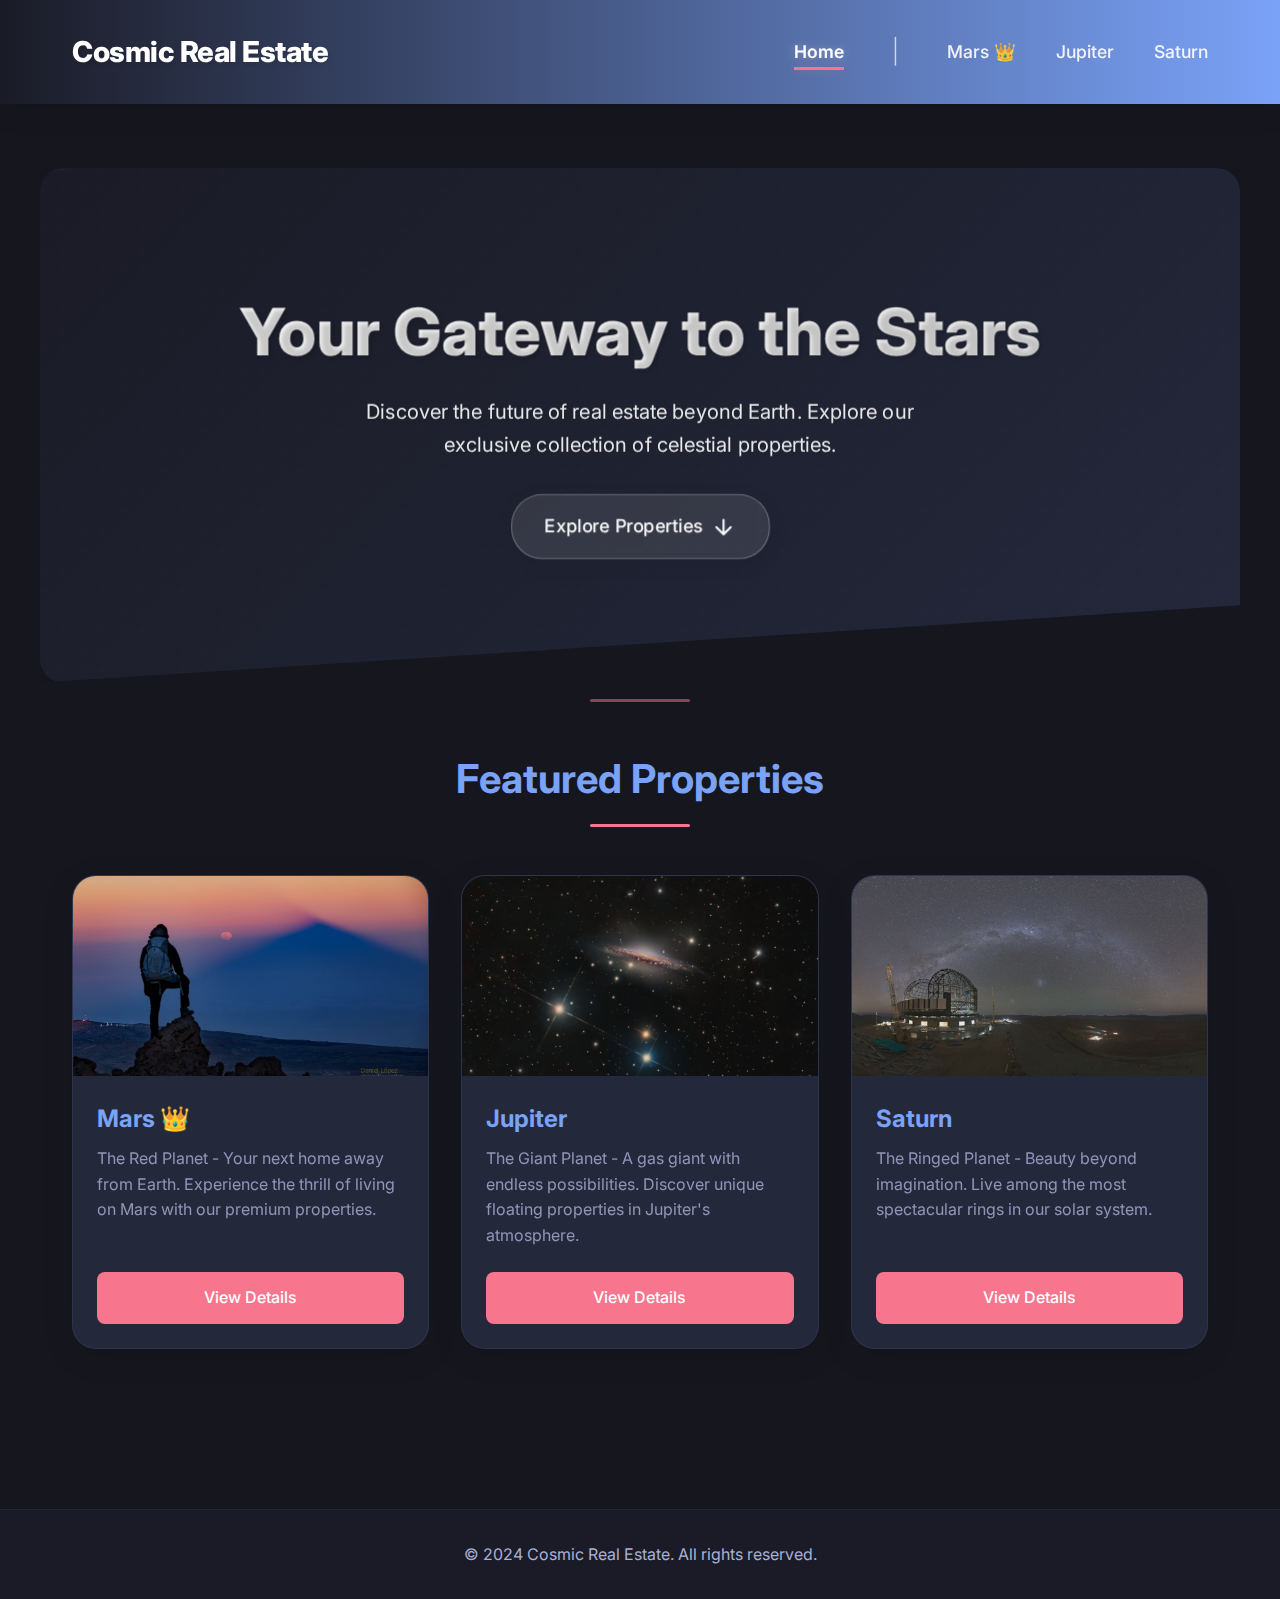
<file: index.html>
<!DOCTYPE html>
<html lang="en">
<head>
    <meta charset="UTF-8">
    <meta name="viewport" content="width=device-width, initial-scale=1.0">
    <meta name="description" content="Cosmic Real Estate - Your premier destination for purchasing celestial properties. Explore Mars, Jupiter, and Saturn properties.">
    <meta name="keywords" content="space real estate, mars property, jupiter property, saturn property, cosmic real estate">
    <meta name="author" content="Cosmic Real Estate">
    <meta property="og:title" content="Cosmic Real Estate - Your Gateway to the Stars">
    <meta property="og:description" content="Your premier destination for purchasing celestial properties">
    <meta property="og:image" content="images/mars.jpg">
    <meta property="og:url" content="https://cosmicrealestate.com">
    <title>Cosmic Real Estate - Your Gateway to the Stars</title>
    <link rel="icon" type="image/png" href="images/favicon.png">
    <link rel="stylesheet" href="styles/variables.css">
    <link rel="stylesheet" href="styles/animations.css">
    <link rel="stylesheet" href="styles/navbar.css">
    <link rel="stylesheet" href="styles/buttons.css">
    <link rel="stylesheet" href="styles/cards.css">
    <link rel="stylesheet" href="styles/forms.css">
    <link rel="stylesheet" href="styles/footer.css">
    <link rel="stylesheet" href="styles/main.css">
    <link rel="preconnect" href="https://fonts.googleapis.com">
    <link rel="preconnect" href="https://fonts.gstatic.com" crossorigin>
    <link href="https://fonts.googleapis.com/css2?family=Inter:wght@400;500;600;700;800&display=swap" rel="stylesheet">
    <style>
        .hero {
            text-align: center;
            padding: 8rem 2rem;
            background: linear-gradient(135deg, var(--gradient-start), var(--gradient-end));
            color: white;
            border-radius: 24px;
            margin: 2rem auto;
            max-width: 1200px;
            position: relative;
            overflow: hidden;
            box-shadow: 0 8px 32px rgba(0, 0, 0, 0.1);
        }

        .hero::before {
            content: '';
            position: absolute;
            top: 0;
            left: 0;
            right: 0;
            bottom: 0;
            background: radial-gradient(circle at 50% 50%, rgba(122, 162, 247, 0.1), transparent 70%);
            pointer-events: none;
        }

        .hero h2 {
            font-size: 4rem;
            margin-bottom: 1.5rem;
            color: white;
            font-weight: 800;
            line-height: 1.2;
            text-shadow: 2px 2px 4px rgba(0, 0, 0, 0.2);
        }

        .hero p {
            font-size: 1.25rem;
            max-width: 600px;
            margin: 0 auto 2rem;
            opacity: 0.9;
            line-height: 1.6;
        }

        .scroll-button {
            display: inline-flex;
            align-items: center;
            gap: 0.5rem;
            background: rgba(255, 255, 255, 0.1);
            color: white;
            padding: 1rem 2rem;
            border-radius: 30px;
            text-decoration: none;
            font-weight: 500;
            backdrop-filter: blur(5px);
            transition: all 0.3s ease;
        }

        .scroll-button:hover {
            background: rgba(255, 255, 255, 0.2);
            transform: translateY(-2px);
        }

        .scroll-button svg {
            transition: transform 0.3s ease;
        }

        .scroll-button:hover svg {
            transform: translateY(2px);
        }

        .featured-planets {
            max-width: 1200px;
            margin: 4rem auto;
            padding: 0 2rem;
        }

        .featured-planets h2 {
            text-align: center;
            font-size: 2.5rem;
            margin-bottom: 3rem;
            color: var(--secondary-color);
            position: relative;
            padding-bottom: 1rem;
        }

        .featured-planets h2::after {
            content: '';
            position: absolute;
            bottom: 0;
            left: 50%;
            transform: translateX(-50%);
            width: 100px;
            height: 3px;
            background: var(--accent-color);
            border-radius: 2px;
        }

        .planet-grid {
            display: grid;
            grid-template-columns: repeat(auto-fit, minmax(300px, 1fr));
            gap: 2rem;
        }

        .planet-card {
            background: var(--card-background);
            border-radius: 24px;
            overflow: hidden;
            box-shadow: 0 8px 32px rgba(0, 0, 0, 0.1);
            transition: all 0.3s ease;
            border: 1px solid rgba(122, 162, 247, 0.1);
        }

        .planet-card:hover {
            transform: translateY(-5px);
            box-shadow: 0 12px 40px rgba(0, 0, 0, 0.15);
        }

        .planet-card a {
            text-decoration: none;
            color: inherit;
        }

        .planet-card img {
            width: 100%;
            height: 200px;
            object-fit: cover;
            transition: transform 0.5s ease;
        }

        .planet-card:hover img {
            transform: scale(1.05);
        }

        .planet-card h3 {
            padding: 1.5rem 1.5rem 0.5rem;
            font-size: 1.5rem;
            color: var(--secondary-color);
            margin: 0;
        }

        .planet-card p {
            padding: 0 1.5rem 1.5rem;
            color: var(--text-color);
            line-height: 1.6;
            margin: 0;
        }

        .cta-button {
            display: inline-block;
            margin: 0 1.5rem 1.5rem;
            padding: 0.8rem 1.5rem;
            background: var(--accent-color);
            color: white;
            border-radius: 8px;
            font-weight: 500;
            transition: all 0.3s ease;
        }

        .cta-button:hover {
            transform: translateY(-2px);
            box-shadow: 0 4px 15px rgba(122, 162, 247, 0.3);
        }

        @media (max-width: 768px) {
            .hero {
                padding: 6rem 1.5rem;
            }

            .hero h2 {
                font-size: 2.5rem;
            }

            .hero p {
                font-size: 1.1rem;
            }

            .featured-planets {
                padding: 0 1rem;
            }

            .featured-planets h2 {
                font-size: 2rem;
            }
        }
    </style>
    <!-- Taboola Pixel Code -->
    <script type='text/javascript'>
      window._tfa = window._tfa || [];
      window._tfa.push({notify: 'event', name: 'page_view', id: 1056846});
      !function (t, f, a, x) {
             if (!document.getElementById(x)) {
                t.async = 1;t.src = a;t.id=x;f.parentNode.insertBefore(t, f);
             }
      }(document.createElement('script'),
      document.getElementsByTagName('script')[0],
      '//cdn.taboola.com/libtrc/unip/1056846/tfa.js',
      'tb_tfa_script');
    </script>
    <!-- End of Taboola Pixel Code -->
</head>
<body>
    <header>
        <nav>
            <a href="index.html" class="logo">
                <h1>Cosmic Real Estate</h1>
            </a>
            <div class="hamburger">
                <span></span>
                <span></span>
                <span></span>
            </div>
            <ul>
                <li><a href="index.html" class="active">Home</a></li>
                <li class="nav-divider">|</li>
                <li><a href="planet.html?planet=mars">Mars 👑</a></li>
                <li><a href="planet.html?planet=jupiter">Jupiter</a></li>
                <li><a href="planet.html?planet=saturn">Saturn</a></li>
            </ul>
        </nav>
    </header>

    <main>
        <section class="hero">
            <h2>Your Gateway to the Stars</h2>
            <p>Discover the future of real estate beyond Earth. Explore our exclusive collection of celestial properties.</p>
            <a href="#featured-planets" class="scroll-button">
                <span>Explore Properties</span>
                <svg width="24" height="24" viewBox="0 0 24 24" fill="none" xmlns="http://www.w3.org/2000/svg">
                    <path d="M12 5V19M12 19L19 12M12 19L5 12" stroke="currentColor" stroke-width="2" stroke-linecap="round" stroke-linejoin="round"/>
                </svg>
            </a>
        </section>

        <section id="featured-planets" class="featured-planets">
            <h2>Featured Properties</h2>
            <div class="planet-grid">
                <article class="planet-card">
                    <a href="planet.html?planet=mars">
                        <img src="images/mars.jpg" alt="Mars - The Red Planet" loading="eager">
                        <h3>Mars 👑</h3>
                        <p>The Red Planet - Your next home away from Earth. Experience the thrill of living on Mars with our premium properties.</p>
                        <span class="cta-button">View Details</span>
                    </a>
                </article>

                <article class="planet-card">
                    <a href="planet.html?planet=jupiter">
                        <img src="images/jupiter.jpg" alt="Jupiter - The Giant Planet" loading="eager">
                        <h3>Jupiter</h3>
                        <p>The Giant Planet - A gas giant with endless possibilities. Discover unique floating properties in Jupiter's atmosphere.</p>
                        <span class="cta-button">View Details</span>
                    </a>
                </article>

                <article class="planet-card">
                    <a href="planet.html?planet=saturn">
                        <img src="images/saturn.jpg" alt="Saturn - The Ringed Planet" loading="eager">
                        <h3>Saturn</h3>
                        <p>The Ringed Planet - Beauty beyond imagination. Live among the most spectacular rings in our solar system.</p>
                        <span class="cta-button">View Details</span>
                    </a>
                </article>
            </div>
        </section>
    </main>

    <footer>
        <p>&copy; 2024 Cosmic Real Estate. All rights reserved.</p>
    </footer>

    <script src="js/main.js"></script>
</body>
</html>
</file>
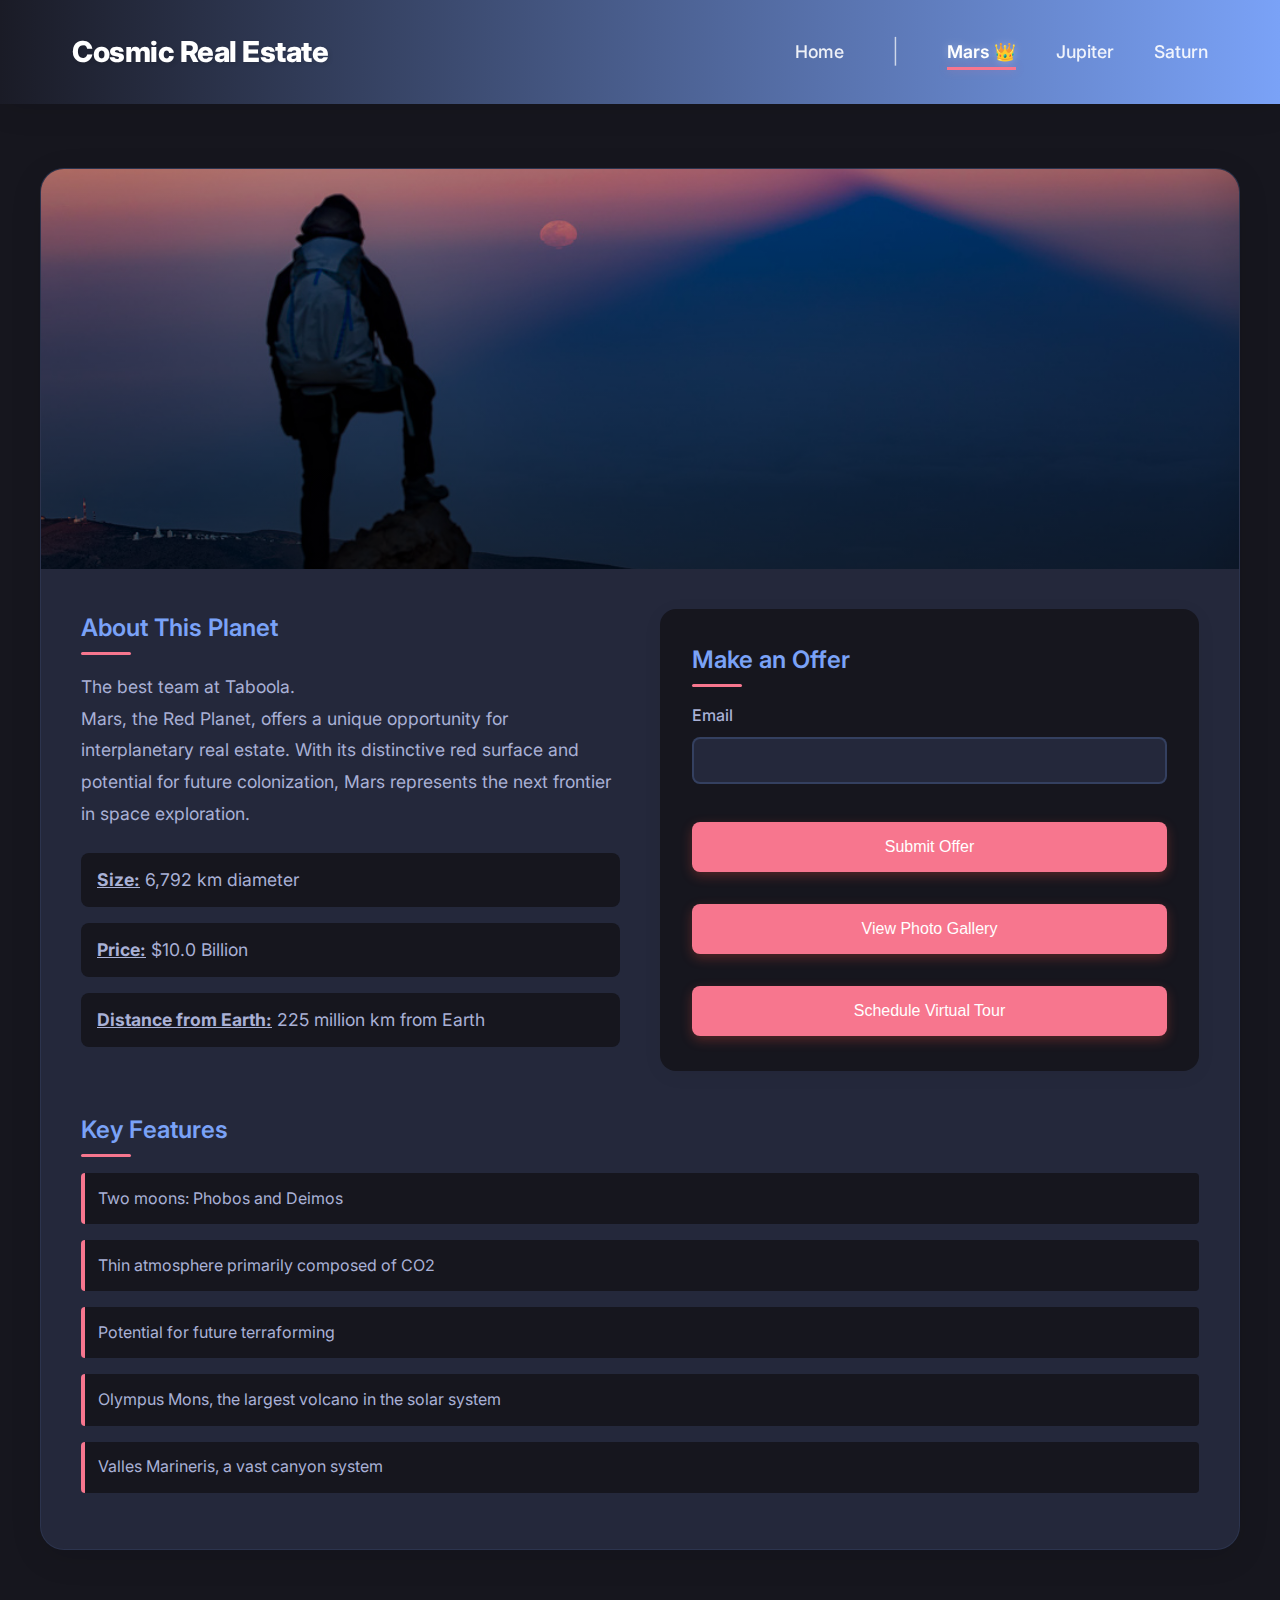
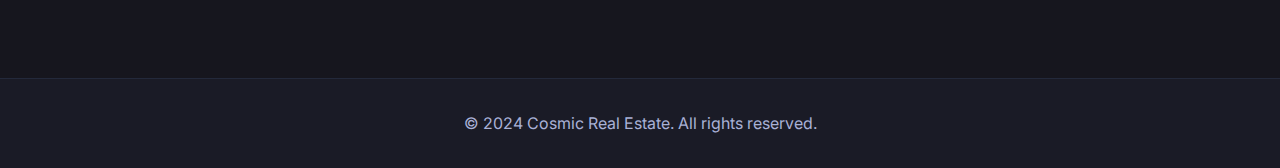
<file: planet.html>
<!DOCTYPE html>
<html lang="en">
<head>
    <meta charset="UTF-8">
    <meta name="viewport" content="width=device-width, initial-scale=1.0">
    <meta name="description" content="Cosmic Real Estate - Your premier destination for purchasing celestial properties. Explore Mars, Jupiter, and Saturn properties.">
    <meta name="keywords" content="space real estate, mars property, jupiter property, saturn property, cosmic real estate">
    <meta name="author" content="Cosmic Real Estate">
    <meta property="og:title" content="Cosmic Real Estate - Your Gateway to the Stars">
    <meta property="og:description" content="Your premier destination for purchasing celestial properties">
    <meta property="og:image" content="images/mars.jpg">
    <meta property="og:url" content="https://cosmicrealestate.com">
    <title>Planet Details - Cosmic Real Estate</title>
    <link rel="icon" type="image/png" href="images/favicon.png">
    <link rel="stylesheet" href="styles/variables.css">
    <link rel="stylesheet" href="styles/animations.css">
    <link rel="stylesheet" href="styles/navbar.css">
    <link rel="stylesheet" href="styles/buttons.css">
    <link rel="stylesheet" href="styles/cards.css">
    <link rel="stylesheet" href="styles/forms.css">
    <link rel="stylesheet" href="styles/footer.css">
    <link rel="stylesheet" href="styles/main.css">
    <link rel="stylesheet" href="styles/planet.css">
    <link rel="preconnect" href="https://fonts.googleapis.com">
    <link rel="preconnect" href="https://fonts.gstatic.com" crossorigin>
    <link href="https://fonts.googleapis.com/css2?family=Inter:wght@400;500;600;700;800&display=swap" rel="stylesheet">
    <style>
        .planet-container {
            max-width: 1200px;
            margin: 0 auto;
            padding: 2rem 1rem;
        }
        .planet-header {
            text-align: center;
            padding: 4rem 2rem;
            background: linear-gradient(135deg, var(--gradient-start), var(--gradient-end));
            color: var(--text-color);
            border-radius: 16px;
            margin-bottom: 3rem;
            position: relative;
            overflow: hidden;
        }
        .planet-header::before {
            content: '';
            position: absolute;
            top: 0;
            left: 0;
            right: 0;
            bottom: 0;
            background: radial-gradient(circle at 50% 50%, rgba(122, 162, 247, 0.1), transparent 70%);
            pointer-events: none;
        }
        .planet-header h1 {
            font-size: 3.5rem;
            margin-bottom: 1rem;
            color: var(--secondary-color);
            font-weight: 800;
            line-height: 1.2;
        }
        .planet-content {
            display: grid;
            grid-template-columns: 1fr 1fr;
            gap: 3rem;
            margin-top: 2rem;
        }
        .planet-image {
            width: 100%;
            height: 400px;
            object-fit: cover;
            border-radius: 16px;
            box-shadow: 0 4px 20px rgba(0, 0, 0, 0.1);
        }
        .planet-details {
            padding: 2rem;
            background: var(--card-background);
            border-radius: 16px;
            box-shadow: 0 4px 20px rgba(0, 0, 0, 0.1);
        }
        .price {
            font-size: 2rem;
            color: var(--accent-color);
            font-weight: 700;
            margin: 1rem 0;
        }
        .planet-features {
            list-style-type: none;
            padding: 0;
            margin-top: 2rem;
        }
        .planet-features li {
            padding: 1rem;
            margin-bottom: 1rem;
            background: var(--background-color);
            border-radius: 8px;
            border-left: 4px solid var(--accent-color);
        }
        @media (max-width: 768px) {
            .planet-content {
                grid-template-columns: 1fr;
            }
            .planet-header h1 {
                font-size: 2.5rem;
            }
        }
        .modal-overlay {
            display: none;
            position: fixed;
            top: 0;
            left: 0;
            right: 0;
            bottom: 0;
            background: rgba(0, 0, 0, 0.7);
            z-index: 1000;
            justify-content: center;
            align-items: center;
        }
        .modal-content {
            background: var(--card-background);
            padding: 2rem;
            border-radius: 16px;
            max-width: 400px;
            width: 90%;
            text-align: center;
            position: relative;
            animation: modalSlideIn 0.3s ease-out;
        }
        .modal-content h3 {
            color: var(--secondary-color);
            margin-bottom: 1rem;
        }
        .modal-content p {
            margin-bottom: 1.5rem;
            line-height: 1.6;
        }
        .modal-close {
            position: absolute;
            top: 1rem;
            right: 1rem;
            background: none;
            border: none;
            font-size: 1.5rem;
            cursor: pointer;
            color: var(--text-color);
            opacity: 0.7;
            transition: opacity 0.3s ease;
        }
        .modal-close:hover {
            opacity: 1;
        }
        @keyframes modalSlideIn {
            from {
                transform: translateY(-20px);
                opacity: 0;
            }
            to {
                transform: translateY(0);
                opacity: 1;
            }
        }
    </style>
        <!-- Taboola Pixel Code -->
        <script type='text/javascript'>
            window._tfa = window._tfa || [];
            window._tfa.push({notify: 'event', name: 'page_view', id: 1056846});
            !function (t, f, a, x) {
                   if (!document.getElementById(x)) {
                      t.async = 1;t.src = a;t.id=x;f.parentNode.insertBefore(t, f);
                   }
            }(document.createElement('script'),
            document.getElementsByTagName('script')[0],
            '//cdn.taboola.com/libtrc/unip/1056846/tfa.js',
            'tb_tfa_script');
          </script>
          <!-- End of Taboola Pixel Code -->
</head>
<body>
    <header>
        <nav>
            <a href="index.html" class="logo">
                <h1>Cosmic Real Estate</h1>
            </a>
            <ul>
                <li><a href="index.html">Home</a></li>
                <li class="nav-divider">|</li>
                <li><a href="planet.html?planet=mars">Mars 👑</a></li>
                <li><a href="planet.html?planet=jupiter">Jupiter</a></li>
                <li><a href="planet.html?planet=saturn">Saturn</a></li>
            </ul>
        </nav>
    </header>

    <main>
        <div class="planet-detail">
            <div class="planet-hero">
                <img id="planetImage" alt="Planet" class="loading">
                <h2 id="planetName"></h2>
                <div class="price" id="planetPrice"></div>
            </div>
            <div class="planet-info">
                <div class="description">
                    <h3>About This Planet</h3>
                    <p id="planetDescription"></p>
                    <div class="info-labels">
                        <label id="planetSizeLabel" class="info-label"></label>
                        <label id="planetPriceLabel" class="price-label"></label>
                        <label id="planetDistanceLabel" class="info-label"></label>
                    </div>
                </div>
                <div class="features">
                    <h3>Key Features</h3>
                    <ul id="planetFeatures"></ul>
                </div>
                <div class="purchase-form">
                    <h3>Make an Offer</h3>
                    <form id="purchaseForm">
                        <div class="form-group">
                            <label for="email">Email</label>
                            <input type="email" id="email" name="email" required>
                        </div>
                        <button type="submit" class="cta-button button-hover">Submit Offer</button>
                    </form>
                    <div class="button-group">
                        <button id="viewGalleryBtn" class="cta-button button-hover">View Photo Gallery</button>
                        <button id="scheduleTourBtn" class="cta-button button-hover">Schedule Virtual Tour</button>
                    </div>
                </div>
            </div>
        </div>
    </main>

    <!-- Add modal overlay -->
    <div id="successModal" class="modal-overlay">
        <div class="modal-content">
            <button class="modal-close">&times;</button>
            <h3>Thank You!</h3>
            <p>We've received your interest in <span id="modalPlanetName"></span>. We'll contact you shortly at <span id="modalEmail"></span> to discuss the details.</p>
        </div>
    </div>

    <footer>
        <p>&copy; 2024 Cosmic Real Estate. All rights reserved.</p>
    </footer>

    <script type="module" src="js/planet.js"></script>
</body>
</html>
</file>
<file: styles/variables.css>
:root {
    --primary-color: #1a1b26;
    --secondary-color: #7aa2f7;
    --accent-color: #f7768e;
    --text-color: #a9b1d6;
    --background-color: #16161e;
    --card-background: #24283b;
    --card-hover: #2f334d;
    --gradient-start: #1a1b26;
    --gradient-end: #24283b;
}
</file>
<file: styles/animations.css>
/* Fade In Animation */
@keyframes fadeIn {
    from {
        opacity: 0;
        transform: translateY(20px);
    }
    to {
        opacity: 1;
        transform: translateY(0);
    }
}

/* Slide In Animation */
@keyframes slideIn {
    from {
        transform: translateY(-10px);
        opacity: 0;
    }
    to {
        transform: translateY(0);
        opacity: 1;
    }
}

/* Shimmer Animation */
@keyframes shimmer {
    to {
        background-position: 200% 0;
    }
}

/* Apply Animations */
.hero, .planet-card {
    animation: fadeIn 0.6s ease-out forwards;
}

.error-message,
.success-message {
    animation: slideIn 0.3s ease-out;
}

/* Loading States */
.loading {
    opacity: 0;
    background: linear-gradient(110deg, #2c3e50 8%, #34495e 18%, #2c3e50 33%);
    background-size: 200% 100%;
    animation: shimmer 1.5s linear infinite;
}

.loaded {
    opacity: 1;
    background: none;
    animation: none;
}

/* Smooth Scroll */
html {
    scroll-behavior: smooth;
}
</file>
<file: styles/navbar.css>
/* Header and Navigation */
header {
    background: linear-gradient(to right, var(--primary-color), var(--secondary-color));
    padding: 0.5rem 0;
    position: sticky;
    top: 0;
    z-index: 1000;
    box-shadow: 0 4px 30px rgba(0, 0, 0, 0.1);
}

nav {
    display: flex;
    justify-content: space-between;
    align-items: center;
    padding: 0.8rem 2rem;
    max-width: 1200px;
    margin: 0 auto;
}

/* Logo Styles */
.logo {
    text-decoration: none;
    display: flex;
    align-items: center;
    gap: 0.8rem;
}

.logo h1 {
    font-size: 1.8rem;
    color: white;
    margin: 0;
    font-weight: 800;
    letter-spacing: -0.5px;
    text-shadow: 2px 2px 4px rgba(0, 0, 0, 0.1);
}

/* Navigation Links */
nav ul {
    display: flex;
    gap: 2.5rem;
    list-style: none;
    margin: 0;
    padding: 0;
    align-items: center;
}

.nav-divider {
    color: white;
    font-size: 1.5rem;
    font-weight: 300;
    opacity: 0.7;
    margin: 0 0.5rem;
}

nav a {
    text-decoration: none;
    color: rgba(255, 255, 255, 0.9);
    font-weight: 500;
    font-size: 1.1rem;
    padding: 0.5rem 0;
    position: relative;
    transition: all 0.3s ease;
    cursor: pointer;
}

nav a::before {
    content: '';
    position: absolute;
    bottom: 0;
    left: 0;
    width: 100%;
    height: 2px;
    background: white;
    transform: scaleX(0);
    transform-origin: right;
    transition: transform 0.3s ease;
}

nav a:hover {
    color: white;
}

nav a:hover::before {
    transform: scaleX(1);
    transform-origin: left;
}

nav a.active {
    color: white;
    font-weight: 600;
    text-shadow: 0 0 10px rgba(255, 255, 255, 0.3);
}

nav a.active::before {
    transform: scaleX(1);
    height: 3px;
    background: var(--accent-color);
    box-shadow: 0 0 10px rgba(247, 118, 142, 0.3);
}

/* Hamburger Menu */
.hamburger {
    display: none;
    flex-direction: column;
    gap: 6px;
    cursor: pointer;
    padding: 4px;
    z-index: 1001;
}

.hamburger span {
    display: block;
    width: 25px;
    height: 2px;
    background-color: white;
    transition: all 0.3s ease;
}

/* Responsive Navigation */
@media (max-width: 1024px) {
    .hamburger {
        display: flex;
    }

    nav ul {
        position: fixed;
        top: 0;
        right: -100%;
        height: 100vh;
        width: 80%;
        max-width: 400px;
        background: linear-gradient(to bottom, var(--primary-color), var(--secondary-color));
        flex-direction: column;
        padding: 80px 2rem 2rem;
        transition: right 0.3s ease;
        box-shadow: -4px 0 30px rgba(0, 0, 0, 0.1);
    }

    nav ul.active {
        right: 0;
    }

    .nav-divider {
        display: none;
    }

    nav a {
        display: block;
        padding: 1rem;
        font-size: 1.1rem;
        width: 100%;
        text-align: center;
    }

    nav a.active {
        background: rgba(255, 255, 255, 0.1);
        border-radius: 8px;
    }

    /* Hamburger Animation */
    .hamburger.active span:nth-child(1) {
        transform: translateY(8px) rotate(45deg);
    }

    .hamburger.active span:nth-child(2) {
        opacity: 0;
    }

    .hamburger.active span:nth-child(3) {
        transform: translateY(-8px) rotate(-45deg);
    }
}

@media (max-width: 480px) {
    nav {
        padding: 0.8rem 1rem;
    }

    .logo h1 {
        font-size: 1.5rem;
    }

    nav ul {
        width: 100%;
    }
}
</file>
<file: styles/buttons.css>
/* Base Button Styles */
.cta-button {
    display: inline-block;
    padding: 1rem 2rem;
    background-color: var(--accent-color);
    color: var(--primary-color);
    text-decoration: none;
    border-radius: 8px;
    margin: 1.5rem;
    transition: all 0.3s ease;
    cursor: pointer;
    border: none;
    font-size: 1rem;
    font-weight: 600;
    text-align: center;
    width: calc(100% - 3rem);
    position: relative;
    overflow: hidden;
}

.cta-button:hover {
    background-color: #e85d6f;
    transform: translateY(-2px);
    box-shadow: 0 4px 15px rgba(247, 118, 142, 0.3);
}

.cta-button:active {
    transform: translateY(0);
}

/* Scroll Button */
.scroll-button {
    display: inline-flex;
    align-items: center;
    gap: 0.5rem;
    padding: 1rem 2rem;
    background-color: var(--secondary-color);
    color: var(--primary-color);
    text-decoration: none;
    border-radius: 8px;
    font-weight: 600;
    transition: all 0.3s ease;
    border: 2px solid transparent;
}

.scroll-button:hover {
    background-color: transparent;
    border-color: var(--secondary-color);
    color: var(--secondary-color);
    transform: translateY(-2px);
}

.scroll-button svg {
    transition: transform 0.3s ease;
}

.scroll-button:hover svg {
    transform: translateY(2px);
}

/* Form Buttons */
.form-group button.cta-button {
    width: 100%;
    margin: 1rem 0 0;
    cursor: pointer;
    border: none;
    font-size: 1rem;
    font-weight: 500;
    transition: all 0.3s ease;
}

.form-group button.cta-button:hover {
    transform: translateY(-2px);
    box-shadow: 0 4px 12px rgba(231, 76, 60, 0.3);
}

.form-group button.cta-button:active {
    transform: translateY(0);
}
</file>
<file: styles/cards.css>
/* Planet Cards */
.planet-card {
    background: var(--card-background);
    border-radius: 24px;
    overflow: hidden;
    box-shadow: 0 8px 32px rgba(0, 0, 0, 0.1);
    transition: all 0.5s cubic-bezier(0.4, 0, 0.2, 1);
    position: relative;
    border: 1px solid rgba(122, 162, 247, 0.1);
    display: flex;
    flex-direction: column;
    cursor: pointer;
    height: 100%;
}

.planet-card::before {
    content: '';
    position: absolute;
    top: 0;
    left: 0;
    right: 0;
    bottom: 0;
    background: radial-gradient(circle at 50% 0%, rgba(122, 162, 247, 0.1), transparent 70%);
    opacity: 0;
    transition: opacity 0.5s ease;
    pointer-events: none;
}

.planet-card:hover::before {
    opacity: 1;
}

.planet-card a {
    text-decoration: none;
    color: inherit;
    display: flex;
    flex-direction: column;
    height: 100%;
}

.planet-card:hover {
    transform: translateY(-8px) scale(1.02);
    box-shadow: 0 12px 40px rgba(0, 0, 0, 0.2);
    background: var(--card-hover);
}

.planet-card img {
    width: 100%;
    height: 200px;
    object-fit: cover;
    transition: transform 0.5s cubic-bezier(0.4, 0, 0.2, 1);
    filter: brightness(0.9);
}

.planet-card:hover img {
    transform: scale(1.1);
    filter: brightness(1);
}

.planet-card h3 {
    margin: 1.5rem 1.5rem 0.5rem;
    color: var(--secondary-color);
    font-size: 1.5rem;
    position: relative;
    display: inline-block;
}

.planet-card h3::after {
    content: '';
    position: absolute;
    bottom: -4px;
    left: 0;
    width: 100%;
    height: 2px;
    background: var(--accent-color);
    transform: scaleX(0);
    transform-origin: right;
    transition: transform 0.3s ease;
}

.planet-card:hover h3::after {
    transform: scaleX(1);
    transform-origin: left;
}

.planet-card p {
    margin: 0 1.5rem 1.5rem;
    color: var(--text-color);
    opacity: 0.8;
    flex-grow: 1;
    transition: opacity 0.3s ease;
}

.planet-card:hover p {
    opacity: 1;
}

.planet-card .cta-button {
    margin: 0 1.5rem 1.5rem;
    padding: 0.8rem 1.5rem;
    background: var(--accent-color);
    color: white;
    border-radius: 8px;
    font-weight: 500;
    transition: all 0.3s ease;
    position: relative;
    overflow: hidden;
}

.planet-card .cta-button::before {
    content: '';
    position: absolute;
    top: 50%;
    left: 50%;
    width: 300%;
    height: 300%;
    background: radial-gradient(circle, rgba(255,255,255,0.2) 0%, transparent 60%);
    transform: translate(-50%, -50%) scale(0);
    transition: transform 0.5s ease;
}

.planet-card:hover .cta-button {
    transform: translateY(-2px);
    box-shadow: 0 4px 15px rgba(247, 118, 142, 0.3);
}

.planet-card:hover .cta-button::before {
    transform: translate(-50%, -50%) scale(1);
}

/* Planet Grid */
.planet-grid {
    display: grid;
    grid-template-columns: repeat(auto-fit, minmax(320px, 1fr));
    gap: 2rem;
    perspective: 1000px;
}

.featured-planets {
    margin-top: 3rem;
}

.featured-planets h2 {
    text-align: center;
    margin-bottom: 3rem;
    color: var(--secondary-color);
    font-size: 2.5rem;
    font-weight: 700;
    position: relative;
    padding-bottom: 1rem;
}

.featured-planets h2::after {
    content: '';
    position: absolute;
    bottom: 0;
    left: 50%;
    transform: translateX(-50%);
    width: 100px;
    height: 3px;
    background: var(--accent-color);
    border-radius: 2px;
}

/* Planet Detail Card */
.planet-detail {
    max-width: 1000px;
    margin: 0 auto;
    background: var(--card-background);
    border-radius: 24px;
    overflow: hidden;
    box-shadow: 0 8px 32px rgba(0, 0, 0, 0.1);
    border: 1px solid rgba(122, 162, 247, 0.1);
    transition: transform 0.3s ease, box-shadow 0.3s ease;
}

.planet-detail:hover {
    transform: translateY(-5px);
    box-shadow: 0 12px 40px rgba(0, 0, 0, 0.15);
}

/* Responsive Cards */
@media (max-width: 768px) {
    .planet-grid {
        grid-template-columns: 1fr;
    }
    
    .planet-card:hover {
        transform: translateY(-4px) scale(1.01);
    }
}
</file>
<file: styles/forms.css>
/* Form Styles */
.form-group {
    margin-bottom: 1rem;
}

.form-group label {
    display: block;
    margin-bottom: 0.5rem;
    color: var(--secondary-color);
    font-weight: 500;
}

.form-group input,
.form-group select {
    width: 100%;
    padding: 0.6rem;
    border: 1px solid rgba(122, 162, 247, 0.2);
    border-radius: 8px;
    font-size: 1rem;
    background: var(--card-hover);
    color: var(--text-color);
}

.form-group input:focus,
.form-group select:focus {
    outline: none;
    border-color: var(--secondary-color);
    box-shadow: 0 0 0 2px rgba(122, 162, 247, 0.2);
}

/* Form Messages */
.error-message,
.success-message {
    padding: 1rem;
    margin-bottom: 1rem;
    border-radius: 8px;
    animation: slideIn 0.3s ease-out;
}

.error-message {
    background-color: rgba(247, 118, 142, 0.1);
    color: #f7768e;
    border: 1px solid rgba(247, 118, 142, 0.2);
}

.success-message {
    background-color: rgba(122, 162, 247, 0.1);
    color: var(--secondary-color);
    border: 1px solid rgba(122, 162, 247, 0.2);
}
</file>
<file: styles/footer.css>
footer {
    background-color: var(--primary-color);
    color: var(--text-color);
    text-align: center;
    padding: 2rem;
    margin-top: 4rem;
    border-top: 1px solid rgba(122, 162, 247, 0.1);
}
</file>
<file: styles/planet.css>
.planet-detail {
    max-width: 1200px;
    margin: 2rem auto;
    background: var(--card-background);
    border-radius: 24px;
    overflow: hidden;
    box-shadow: 0 8px 32px rgba(0, 0, 0, 0.1);
    border: 1px solid rgba(122, 162, 247, 0.1);
    transition: transform 0.3s ease, box-shadow 0.3s ease;
}

.planet-detail:hover {
    transform: translateY(-5px);
    box-shadow: 0 12px 40px rgba(0, 0, 0, 0.15);
}

.planet-hero {
    position: relative;
    height: 400px;
    overflow: hidden;
    background: var(--primary-color);
}

.planet-hero::before {
    content: '';
    position: absolute;
    top: 0;
    left: 0;
    right: 0;
    bottom: 0;
    background: linear-gradient(to bottom, rgba(0,0,0,0.2), rgba(0,0,0,0.6));
    z-index: 1;
}

.planet-hero img {
    width: 100%;
    height: 100%;
    object-fit: cover;
    opacity: 0;
    transition: opacity 0.5s ease, transform 0.5s ease;
    transform: scale(1.1);
}

.planet-hero img.loading {
    opacity: 0;
    background: linear-gradient(110deg, #2c3e50 8%, #34495e 18%, #2c3e50 33%);
    background-size: 200% 100%;
    animation: shimmer 1.5s linear infinite;
}

.planet-hero img.loaded {
    opacity: 1;
    transform: scale(1);
    background: none;
    animation: none;
}

.planet-hero img.error {
    opacity: 1;
    background: #2c3e50;
}

.planet-hero h2 {
    position: absolute;
    bottom: 100px;
    left: 0;
    right: 0;
    text-align: center;
    color: white;
    font-size: 3.5rem;
    text-shadow: 2px 2px 4px rgba(0, 0, 0, 0.5);
    opacity: 0;
    animation: fadeIn 0.5s ease-out forwards;
    animation-delay: 0.3s;
    z-index: 2;
}

.planet-hero .price {
    position: absolute;
    bottom: 30px;
    left: 50%;
    transform: translateX(-50%);
    text-align: center;
    color: white;
    font-size: 1.8rem;
    font-weight: bold;
    text-shadow: 2px 2px 4px rgba(0, 0, 0, 0.5);
    opacity: 0;
    animation: fadeIn 0.5s ease-out forwards;
    animation-delay: 0.5s;
    z-index: 2;
    background: rgba(0, 0, 0, 0.3);
    padding: 0.5rem 1.5rem;
    border-radius: 30px;
    display: inline-block;
    backdrop-filter: blur(5px);
    white-space: nowrap;
}

.planet-info {
    padding: 2.5rem;
    display: grid;
    grid-template-columns: 1fr 1fr;
    gap: 2.5rem;
}

.description {
    grid-column: 1;
}

.features {
    grid-column: 1 / -1;
}

.purchase-form {
    grid-column: 2;
    grid-row: 1;
}

.description h3,
.features h3,
.purchase-form h3 {
    color: var(--secondary-color);
    margin-bottom: 1rem;
    font-size: 1.5rem;
    font-weight: 600;
    position: relative;
    padding-bottom: 0.5rem;
}

.description h3::after,
.features h3::after,
.purchase-form h3::after {
    content: '';
    position: absolute;
    bottom: 0;
    left: 0;
    width: 50px;
    height: 3px;
    background: var(--accent-color);
    border-radius: 2px;
}

.description p {
    margin-bottom: 0;
    line-height: 1.8;
    color: var(--text-color);
    font-size: 1.1rem;
}

.features ul {
    list-style: none;
    padding: 0;
}

.features li {
    padding: 1rem 1.5rem;
    margin-bottom: 1rem;
    background: var(--background-color);
    border-radius: 12px;
    color: var(--text-color);
    transition: all 0.3s ease;
    border-left: 4px solid var(--accent-color);
    position: relative;
    overflow: hidden;
}

.features li:hover {
    transform: translateX(10px);
    background: rgba(122, 162, 247, 0.1);
}

.purchase-form {
    background: var(--background-color);
    padding: 2rem;
    border-radius: 16px;
    box-shadow: 0 4px 20px rgba(0, 0, 0, 0.05);
}

.form-group {
    margin-bottom: 1.5rem;
}

.form-group label {
    display: block;
    margin-bottom: 0.5rem;
    color: var(--text-color);
    font-weight: 500;
}

.form-group input {
    width: 100%;
    padding: 0.8rem 1rem;
    border: 2px solid rgba(122, 162, 247, 0.2);
    border-radius: 8px;
    background: var(--card-background);
    color: var(--text-color);
    font-size: 1rem;
    transition: all 0.3s ease;
}

.form-group input:focus {
    outline: none;
    border-color: var(--accent-color);
    box-shadow: 0 0 0 3px rgba(122, 162, 247, 0.1);
}

.cta-button {
    width: 100%;
    padding: 1rem;
    background: var(--accent-color);
    color: white;
    border: none;
    border-radius: 8px;
    font-size: 1.1rem;
    font-weight: 600;
    cursor: pointer;
    transition: all 0.3s ease;
    position: relative;
    overflow: hidden;
}

.cta-button:hover {
    transform: translateY(-2px);
    box-shadow: 0 4px 15px rgba(122, 162, 247, 0.3);
}

.cta-button::after {
    content: '';
    position: absolute;
    top: 50%;
    left: 50%;
    width: 300%;
    height: 300%;
    background: radial-gradient(circle, rgba(255,255,255,0.2) 0%, transparent 60%);
    transform: translate(-50%, -50%) scale(0);
    transition: transform 0.5s ease;
}

.cta-button:hover::after {
    transform: translate(-50%, -50%) scale(1);
}

/* Responsive Design */
@media (max-width: 768px) {
    .planet-hero {
        height: 300px;
    }

    .planet-hero h2 {
        font-size: 2.5rem;
        bottom: 60px;
    }

    .planet-hero .price {
        font-size: 1.4rem;
        bottom: 20px;
    }

    .planet-info {
        grid-template-columns: 1fr;
        padding: 1.5rem;
        gap: 2rem;
    }

    .description, .features, .purchase-form {
        grid-column: 1 / -1;
    }

    .purchase-form {
        grid-row: auto;
        padding: 1.5rem;
    }
}

/* Animations */
@keyframes shimmer {
    0% {
        background-position: 200% 0;
    }
    100% {
        background-position: -200% 0;
    }
}

@keyframes fadeIn {
    from {
        opacity: 0;
        transform: translateY(20px);
    }
    to {
        opacity: 1;
        transform: translateY(0);
    }
}

/* Interactive Features */
.features li {
    transition: transform 0.3s ease, background-color 0.3s ease;
    padding: 0.8rem;
    border-radius: 4px;
}

.features li:hover {
    background-color: rgba(52, 152, 219, 0.1);
}

.price {
    opacity: 0;
    transform: translateY(20px);
    transition: opacity 0.5s ease, transform 0.5s ease;
}

.price-visible {
    opacity: 1;
    transform: translateY(0);
}

.form-group {
    position: relative;
    transition: transform 0.3s ease;
}

.form-group.focused {
    transform: translateX(5px);
}

.form-group.focused label {
    color: var(--secondary-color);
}

.form-group input:focus,
.form-group select:focus {
    border-color: var(--secondary-color);
    box-shadow: 0 0 0 3px rgba(52, 152, 219, 0.2);
}

.cta-button {
    transition: all 0.3s ease;
    position: relative;
    overflow: hidden;
}

.button-hover {
    transform: translateY(-2px);
    box-shadow: 0 4px 12px rgba(231, 76, 60, 0.3);
}

.button-hover::after {
    content: '';
    position: absolute;
    top: 50%;
    left: 50%;
    width: 300%;
    height: 300%;
    background: radial-gradient(circle, rgba(255,255,255,0.2) 0%, transparent 60%);
    transform: translate(-50%, -50%) scale(0);
    transition: transform 0.5s ease;
}

.button-hover:hover::after {
    transform: translate(-50%, -50%) scale(1);
}

/* Parallax Effect */
.planet-hero {
    position: relative;
    overflow: hidden;
    background-attachment: fixed;
}

/* Smooth Scroll Behavior */
html {
    scroll-behavior: smooth;
}

/* Feature List Animation */
.features ul {
    perspective: 1000px;
}

.features li {
    transform-origin: left;
    transition: transform 0.3s ease, opacity 0.3s ease;
}

.features li:hover {
    transform: translateX(10px) scale(1.02);
    opacity: 0.9;
}

/* Purchase Form Button */
.purchase-form .cta-button {
    width: 100%;
    margin: 1rem 0 0;
    cursor: pointer;
    border: none;
    font-size: 1rem;
    font-weight: 500;
    transition: all 0.3s ease;
}

.purchase-form .cta-button:hover {
    transform: translateY(-2px);
    box-shadow: 0 4px 12px rgba(231, 76, 60, 0.3);
}

.purchase-form .cta-button:active {
    transform: translateY(0);
}

.info-labels {
    display: flex;
    flex-direction: column;
    gap: 1rem;
    margin: 1.5rem 0;
}

.info-label, .price-label {
    display: block;
    padding: 0.8rem 1rem;
    background: var(--background-color);
    border-radius: 8px;
    color: var(--text-color);
    font-size: 1.1rem;
    transition: all 0.3s ease;
    cursor: pointer;
}

.info-label:hover, .price-label:hover {
    transform: translateX(10px);
    background: rgba(122, 162, 247, 0.1);
}

.button-group {
    display: flex;
    flex-direction: column;
    gap: 1rem;
    margin-top: 1rem;
}

.button-group .cta-button {
    width: 100%;
}
</file>
<file: styles/main.css>
/* Reset and base styles */
* {
    margin: 0;
    padding: 0;
    box-sizing: border-box;
}

body {
    font-family: 'Inter', -apple-system, BlinkMacSystemFont, 'Segoe UI', Roboto, Oxygen, Ubuntu, Cantarell, sans-serif;
    line-height: 1.6;
    color: var(--text-color);
    background-color: var(--background-color);
    overflow-x: hidden;
}

/* Main content */
main {
    max-width: 1400px;
    margin: 0 auto;
    padding: 2rem 1rem;
    position: relative;
}

/* Hero Section */
.hero {
    text-align: center;
    padding: 10rem 2rem;
    background: linear-gradient(135deg, var(--gradient-start), var(--gradient-end));
    color: var(--text-color);
    border-radius: 32px;
    margin: 2rem auto;
    max-width: 1400px;
    position: relative;
    overflow: hidden;
    box-shadow: 0 8px 32px rgba(0, 0, 0, 0.1);
    transform-style: preserve-3d;
    perspective: 1000px;
    clip-path: polygon(0 0, 100% 0, 100% 85%, 0 100%);
}

.hero::before {
    content: '';
    position: absolute;
    top: 0;
    left: 0;
    right: 0;
    bottom: 0;
    background: radial-gradient(circle at 50% 50%, rgba(122, 162, 247, 0.1), transparent 70%);
    pointer-events: none;
    animation: pulse 4s ease-in-out infinite;
}

.hero::after {
    content: '';
    position: absolute;
    top: 0;
    left: 0;
    right: 0;
    bottom: 0;
    background: url('data:image/svg+xml,<svg width="20" height="20" viewBox="0 0 20 20" xmlns="http://www.w3.org/2000/svg"><circle cx="2" cy="2" r="1" fill="rgba(255,255,255,0.05)"/></svg>');
    opacity: 0.5;
    pointer-events: none;
}

.hero h2 {
    font-size: 4.5rem;
    margin-bottom: 1.5rem;
    color: white;
    font-weight: 800;
    line-height: 1.1;
    text-shadow: 2px 2px 4px rgba(0, 0, 0, 0.2);
    transform: translateZ(20px);
    animation: float 6s ease-in-out infinite;
    background: linear-gradient(45deg, #fff, #f0f0f0);
    -webkit-background-clip: text;
    -webkit-text-fill-color: transparent;
}

.hero p {
    font-size: 1.5rem;
    max-width: 800px;
    margin: 0 auto 3rem;
    opacity: 0.9;
    line-height: 1.6;
    transform: translateZ(10px);
    text-shadow: 1px 1px 2px rgba(0, 0, 0, 0.1);
}

.scroll-button {
    display: inline-flex;
    align-items: center;
    gap: 0.8rem;
    background: rgba(255, 255, 255, 0.15);
    color: white;
    padding: 1.2rem 2.5rem;
    border-radius: 50px;
    text-decoration: none;
    font-weight: 600;
    font-size: 1.1rem;
    backdrop-filter: blur(10px);
    transition: all 0.4s cubic-bezier(0.4, 0, 0.2, 1);
    transform: translateZ(30px);
    border: 1px solid rgba(255, 255, 255, 0.3);
    box-shadow: 0 4px 20px rgba(0, 0, 0, 0.1);
    cursor: pointer;
}

.scroll-button:hover {
    background: rgba(255, 255, 255, 0.25);
    transform: translateZ(30px) translateY(-3px);
    box-shadow: 0 8px 30px rgba(0, 0, 0, 0.2);
    border-color: rgba(255, 255, 255, 0.4);
}

.scroll-button svg {
    transition: transform 0.4s cubic-bezier(0.4, 0, 0.2, 1);
    width: 24px;
    height: 24px;
}

.scroll-button:hover svg {
    transform: translateY(3px);
}

/* Section Spacing */
section {
    margin: 6rem 0;
    position: relative;
}

section::before {
    content: '';
    position: absolute;
    top: -3rem;
    left: 50%;
    transform: translateX(-50%);
    width: 100px;
    height: 3px;
    background: var(--accent-color);
    border-radius: 2px;
    opacity: 0.5;
}

/* Animations */
@keyframes float {
    0%, 100% {
        transform: translateZ(20px) translateY(0);
    }
    50% {
        transform: translateZ(20px) translateY(-15px);
    }
}

@keyframes pulse {
    0%, 100% {
        opacity: 0.5;
    }
    50% {
        opacity: 0.8;
    }
}

/* Responsive Design */
@media (max-width: 768px) {
    .hero {
        padding: 8rem 1.5rem;
        clip-path: polygon(0 0, 100% 0, 100% 90%, 0 100%);
    }

    .hero h2 {
        font-size: 3rem;
    }

    .hero p {
        font-size: 1.2rem;
        margin-bottom: 2rem;
    }

    .scroll-button {
        padding: 1rem 2rem;
        font-size: 1rem;
    }

    section {
        margin: 4rem 0;
    }
}

@media (max-width: 480px) {
    .hero h2 {
        font-size: 2.5rem;
    }

    .hero p {
        font-size: 1.1rem;
    }

    .scroll-button {
        padding: 0.8rem 1.5rem;
    }
}
</file>
